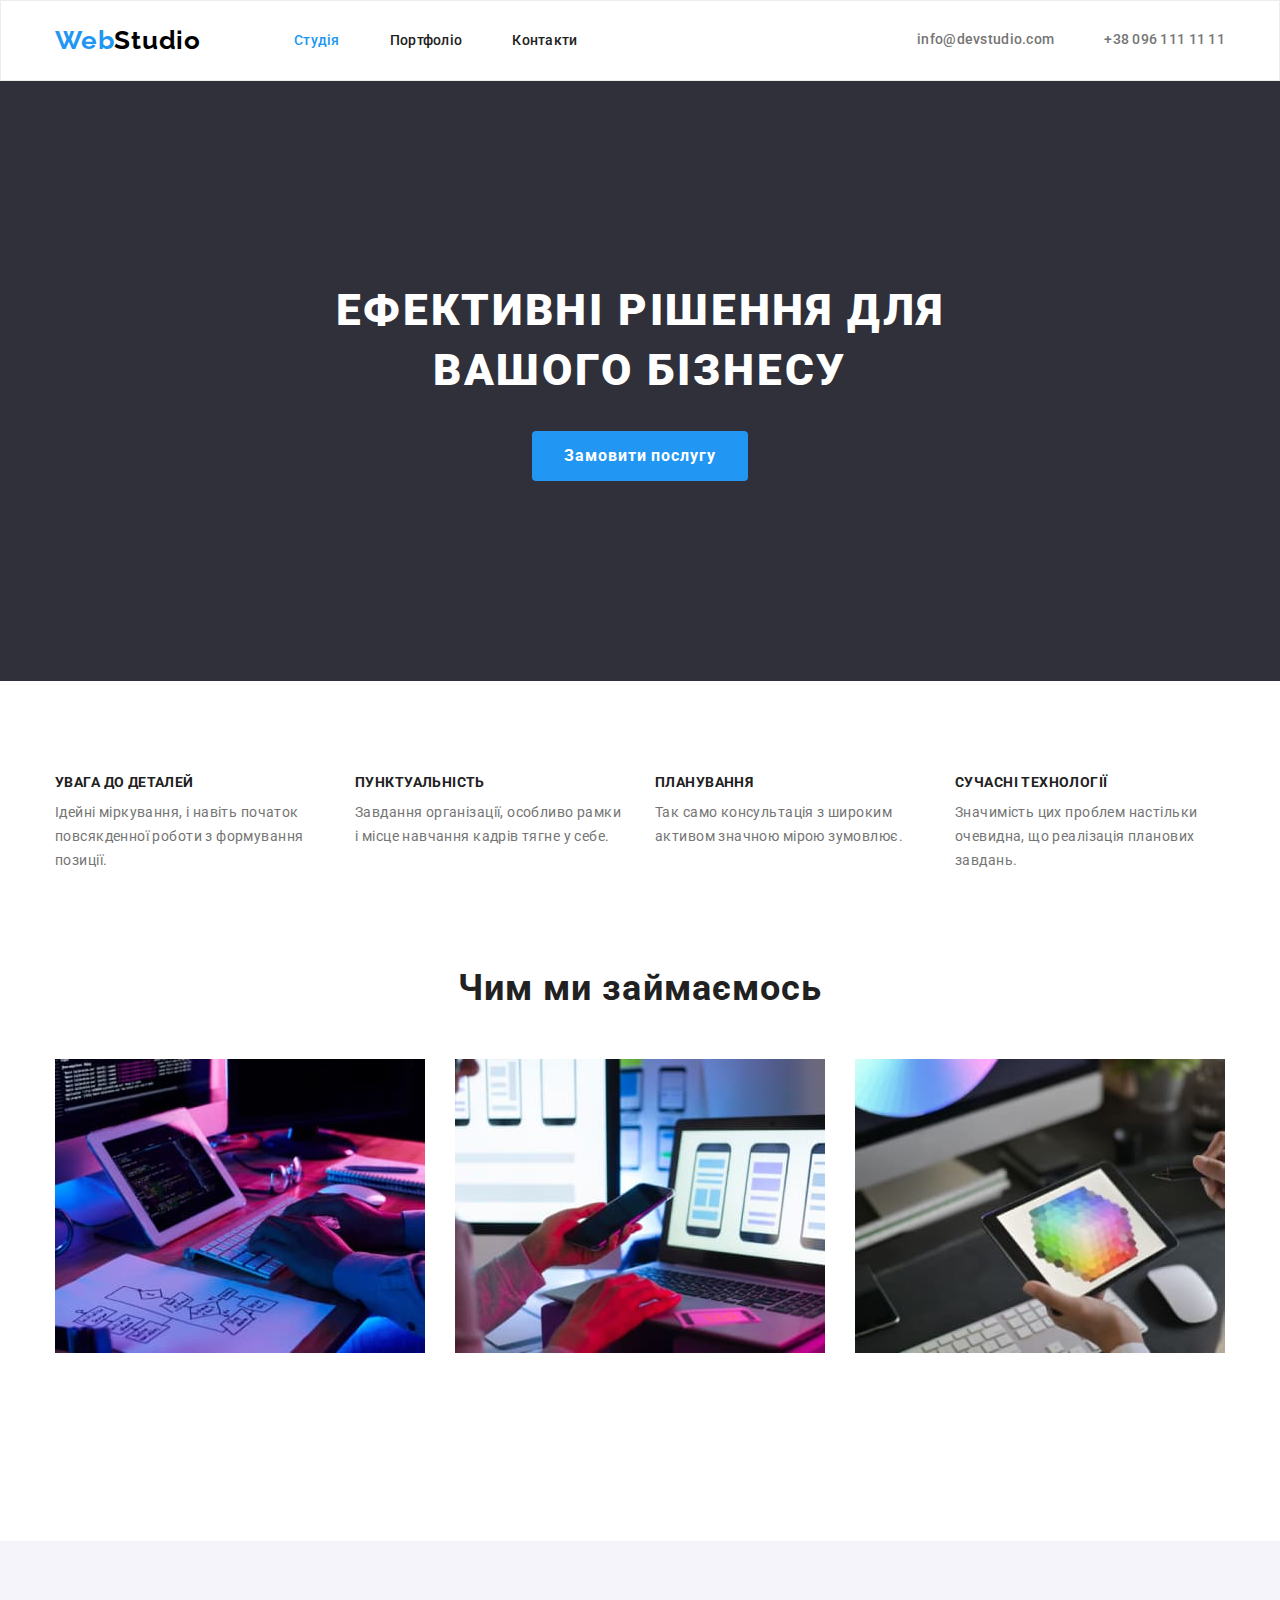
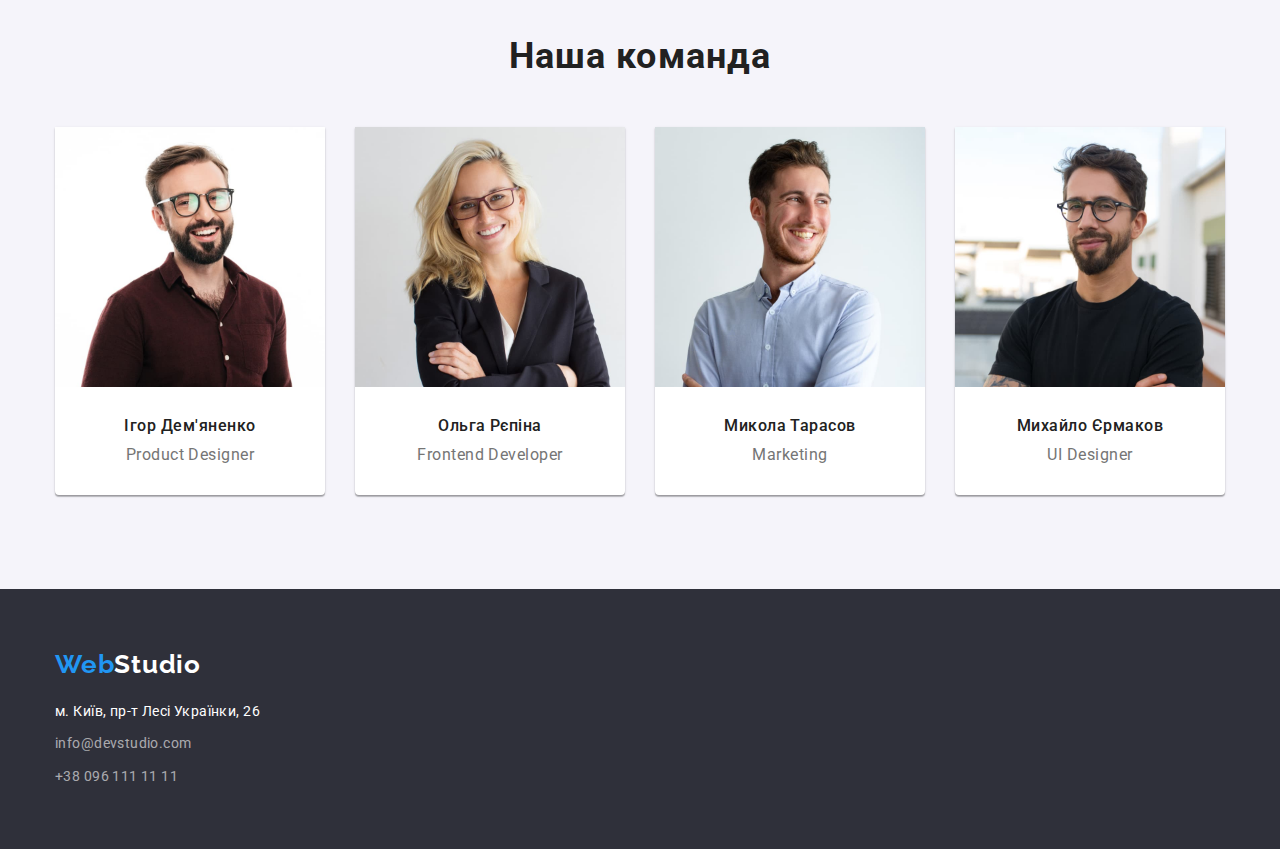
<file: index.html>
<!DOCTYPE html>
<html lang="uk">

<head>
  <meta charset="UTF-8" />
  <meta name="viewport" content="width=device-width, initial-scale=1.0" />
  <title>Webstudio</title>
  <link rel="preconnect" href="https://fonts.googleapis.com">
  <link rel="preconnect" href="https://fonts.gstatic.com" crossorigin>
  <link href="https://fonts.googleapis.com/css2?family=Raleway:wght@700&family=Roboto:wght@400;500;700;900&display=swap"
    rel="stylesheet">
  <link rel="stylesheet" href="https://cdn.jsdelivr.net/npm/modern-normalize@1.1.0/modern-normalize.css">
  <link rel="stylesheet" href="./styles/main.css" />
</head>

<body>
  <!-- це заголовок -->
  <header class="page-header">
    <div class="container header-container-flex main-heder">
      <a href="/index.html" class="link-logo link"><span>Web</span>Studio</a>
      <nav class="navigation">
        <ul class="navigation-list list">
          <li class="li-heder">
            <a href="./index.html" class="navigation-link link current">Студія</a>
          </li>
          <li class="li-heder">
            <a href="./portfolio.html" class="navigation-link link">Портфоліо</a>
          </li>
          <li class="li-heder"><a href="#contacts" class="navigation-link link">Контакти</a></li>
        </ul>
      </nav>
      <ul class="contact-us list">
        <li class="li-contact">
          <a href="mailto:info@devstudio.com" class="mail-to link">info@devstudio.com</a>
        </li>
        <li class="li-contact">
          <a href="tell+380961111111" class="tel-to link">+38 096 111 11 11</a>
        </li>
      </ul>
    </div>
  </header>

  <!-- перша секція із н1 і кнопкою  -->
  <main>
    <section class=" section hero">
      <div class="container">
        <h1 class="title-main">Ефективні рішення для вашого бізнесу</h1>
        <button class="button-main">Замовити послугу</button>
      </div>
    </section>

    <!-- секція особливості -->
    <section class="section">
      <div class="container">
        <h2 class="hidden">Наші Особливості</h2>
        <ul class="spesiality-flex list">
          <li class="specialty-list">
            <h3 class="specialty-secondary">Увага до деталей</h3>
            <p class="specialty-tyext">
              Ідейні міркування, і навіть початок повсякденної роботи з
              формування позиції.
            </p>
          </li>
          <li class="specialty-list">
            <h3 class="specialty-secondary">Пунктуальність</h3>
            <p class="specialty-tyext">
              Завдання організації, особливо рамки і місце навчання кадрів тягне
              у себе.
            </p>
          </li>
          <li class="specialty-list">
            <h3 class="specialty-secondary">Планування</h3>
            <p class="specialty-tyext">
              Так само консультація з широким активом значною мірою зумовлює.
            </p>
          </li>
          <li class="specialty-list">
            <h3 class="specialty-secondary">Сучасні технології</h3>
            <p class="specialty-tyext">
              Значимість цих проблем настільки очевидна, що реалізація планових
              завдань.
            </p>
          </li>
        </ul>
      </div>
    </section>
    <!-- портфоліо  -->
    <section class="section about">
      <div class="container">
        <h2 class="section-title what-we-do">Чим ми займаємось</h2>
        <ul class="list portfolio-flex">
          <li class="portfolio-li-flex">
            <img src="./images/we_do_1.jpg" alt="кодування" width="370" height="290" />
          </li>
          <li class="portfolio-li-flex">
            <img src="./images/we_do_2.jpg" alt="створення додатків" width="370" height="290" />
          </li>
          <li class="portfolio-li-flex">
            <img src="./images/we_do_3.jpg" alt="дизайн" width="370" height="290" />
          </li>
        </ul>
      </div>

    </section>

    <!-- наша команда -->
    <section class="section about-team ">
      <div class="container">
        <h2 class="section-team">Наша команда</h2>
        <ul class="list section-flex">
          <li class="our-team-cards">
            <img class="img-team" src="./images/img.jpg" alt="Ігор Дем'яненко" width="270" height="270" />
            <div class="name-position-team">
              <h3 class="team-name">Ігор Дем'яненко</h3>
              <p lang="en" class="team-position">Product Designer</p>
            </div>
          </li>
          <li class="our-team-cards">
            <img src="./images/img-2.jpg" alt="Ольга Рєпіна" width="270" height="260" />
            <div class="name-position-team">
              <h3 class="team-name">Ольга Рєпіна</h3>
              <p lang="en" class="team-position">Frontend Developer</p>
            </div>
          </li>
          <li class="our-team-cards">
            <img src="./images/img-3.jpg" alt="Микола Тарасов" width="270" height="260" />
            <div class="name-position-team">
              <h3 class="team-name">Микола Тарасов</h3>
              <p lang="en" class="team-position">Marketing</p>
            </div>
          </li>
          <li class="our-team-cards">
            <img src="./images/img-4.jpg" alt="Михайло Єрмаков" width="270" height="260" />
            <div class="name-position-team">
              <h3 class="team-name">Михайло Єрмаков</h3>
              <p lang="en" class="team-position">UI Designer</p>
            </div>
          </li>
        </ul>
      </div>
    </section>

    <!-- футер -->

    <footer class="footer">
      <div class="container">
        <a href="/index.html" class="logo-footer link"><span>Web</span>Studio
        </a>
        <address id="contacts">
          <div class="all-contacts-footer">
            <ul class="list">
              <li class="list-contact-footer">
                <a href="https://goo.gl/maps/HAS33CNMjg7aCFYM8" class="our-address link list">м. Київ, пр-т Лесі
                  Українки, 26</a>
              </li>
              <li class="list-contact-footer">
                <a href="mailto:info@devstudio.com" class="our-mail link">info@devstudio.com</a>
              </li>
              <li>
                <a href="tell+380961111111" class="our-tel link">+38 096 111 11 11</a>
              </li>
            </ul>
          </div>
        </address>
      </div>
    </footer>
  </main>
</body>

</html>
</file>
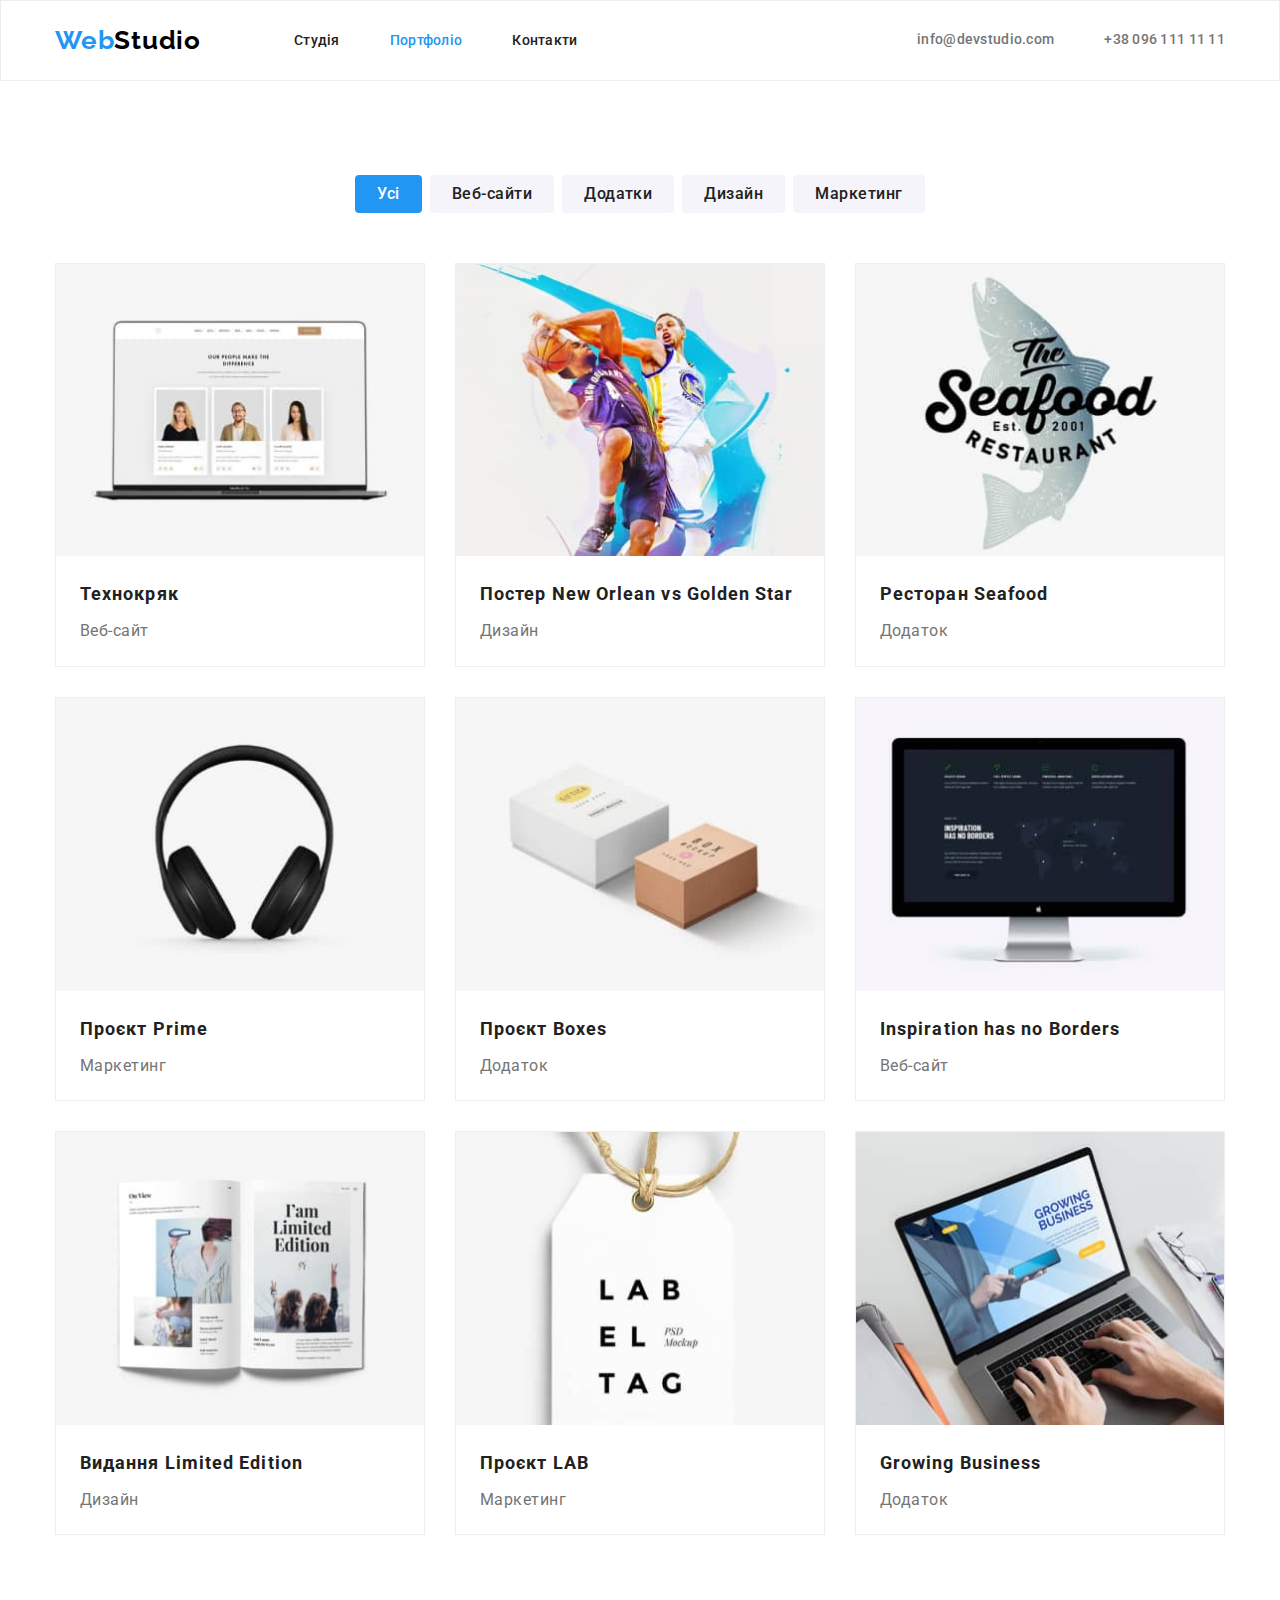
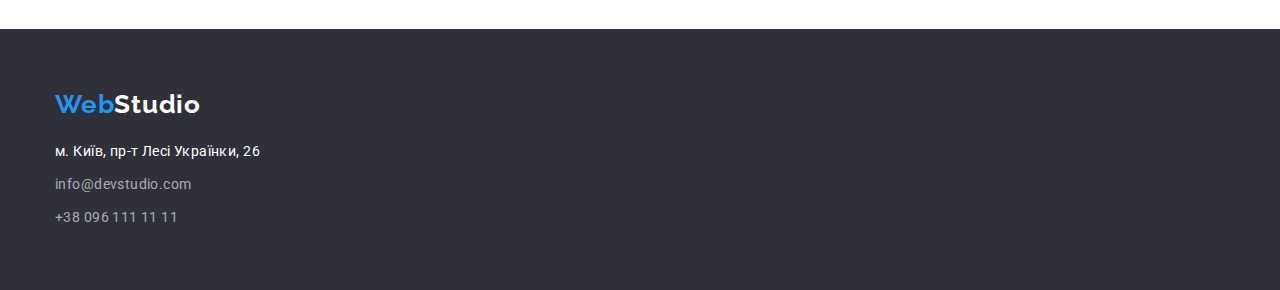
<file: portfolio.html>
<!<!DOCTYPE html>
  <html lang="uk">

  <head>
    <meta charset="UTF-8" />
    <meta name="viewport" content="width=device-width, initial-scale=1.0" />
    <title>Webstudio</title>
    <link rel="preconnect" href="https://fonts.googleapis.com" />
    <link rel="preconnect" href="https://fonts.gstatic.com" crossorigin />
    <link
      href="https://fonts.googleapis.com/css2?family=Raleway:wght@700&family=Roboto:wght@400;500;700;900&display=swap"
      rel="stylesheet" />
    <link rel="stylesheet" href="https://cdn.jsdelivr.net/npm/modern-normalize@1.1.0/modern-normalize.css" />
    <link rel="stylesheet" href="./styles/main.css" />
  </head>

  <body>
    <!-- це заголовок -->
    <header class="page-header">
      <div class="container header-container-flex main-heder">
        <a href="/index.html" class="link-logo link"><span>Web</span>Studio</a>
        <nav class="navigation">
          <ul class="navigation-list list">
            <li class="li-heder">
              <a href="./index.html" class="navigation-link link">Студія</a>
            </li>
            <li class="li-heder">
              <a href="./portfolio.html" class="navigation-link link current">Портфоліо</a>
            </li>
            <li class="li-heder"><a href="#contacts" class="navigation-link link">Контакти</a></li>
          </ul>
        </nav>
        <ul class="contact-us list">
          <li class="li-contact">
            <a href="mailto:info@devstudio.com" class="mail-to link">info@devstudio.com</a>
          </li>
          <li class="li-contact">
            <a href="tell+380961111111" class="tel-to link">+38 096 111 11 11</a>
          </li>
        </ul>
      </div>
    </header>

    <!-- це заголовок -->
    <main>
      <section class="section about-portfolio">
        <div class="container">
          <h1 class="hidden">Портфоліо</h1>
          <ul class="filter list filter-flex">
            <li class="li-filter">
              <button type="button" class="button-filter current">Усі</button>
            </li>
            <li>
              <button type="button" class="button-filter">Веб-сайти</button>
            </li>
            <li>
              <button type="button" class="button-filter">Додатки</button>
            </li>
            <li>
              <button type="button" class="button-filter">Дизайн</button>
            </li>
            <li>
              <button type="button" class="button-filter">Маркетинг</button>
            </li>
          </ul>
          <ul class="list portfolio-list-flex">
            <li class="portfolio-elements-current">
              <img src="./images.portfolio/img.jpg" alt="Технокряк" width="370" height="294" />
              <div class="title-text-portfolio">
                <h2 class="portfolio-elements">Технокряк</h2>
                <p class="portfolio-text">Веб-сайт</p>
              </div>
            </li>
            <li class="portfolio-elements-current">
              <img src="./images.portfolio/img-1.jpg" alt="Постер New Orlean vs Golden Star" width="370" height="294" />
              <div class="title-text-portfolio">
                <h2 class="portfolio-elements">
                  Постер New Orlean vs Golden Star
                </h2>
                <p class="portfolio-text">Дизайн</p>
              </div>
            </li>
            <li class="portfolio-elements-current">
              <img src="./images.portfolio/img-2.jpg" alt="Ресторан Seafood" width="370" height="294" />
              <div class="title-text-portfolio">
                <h2 class="portfolio-elements">Ресторан Seafood</h2>
                <p class="portfolio-text">Додаток</p>
              </div>
            </li>
            <li class="portfolio-elements-current">
              <img src="./images.portfolio/img-3.jpg" alt="Проєкт Prime" width="370" height="294" />
              <div class="title-text-portfolio">
                <h2 class="portfolio-elements">Проєкт Prime</h2>
                <p class="portfolio-text">Маркетинг</p>
              </div>
            </li>
            <li class="portfolio-elements-current">
              <img src="./images.portfolio/img-4.jpg" alt="Проєкт Boxes" width="370" height="294" />
              <div class="title-text-portfolio">
                <h2 class="portfolio-elements">Проєкт Boxes</h2>
                <p class="portfolio-text">Додаток</p>
              </div>
            </li>
            <li class="portfolio-elements-current">
              <img src="./images.portfolio/img-5.jpg" alt="Inspiration has no Borders" width="370" height="294" />
              <div class="title-text-portfolio">
                <h2 class="portfolio-elements">Inspiration has no Borders</h2>
                <p class="portfolio-text">Веб-сайт</p>
              </div>
            </li>
            <li class="portfolio-elements-current">
              <img src="./images.portfolio/img-6.jpg" alt="Видання Limited Edition" width="370" height="294" />
              <div class="title-text-portfolio">
                <h2 class="portfolio-elements">Видання Limited Edition</h2>
                <p class="portfolio-text">Дизайн</p>
              </div>
            </li>
            <li class="portfolio-elements-current">
              <img src="./images.portfolio/img-7.jpg" alt="Проєкт LAB" width="370" height="294" />
              <div class="title-text-portfolio">
                <h2 class="portfolio-elements">Проєкт LAB</h2>
                <p class="portfolio-text">Маркетинг</p>
              </div>
            </li>
            <li class="portfolio-elements-current">
              <img src="./images.portfolio/img-8.jpg" alt="Growing Business" width="370" height="294" />
              <div class="title-text-portfolio">
                <h2 class="portfolio-elements">Growing Business</h2>
                <p class="portfolio-text">Додаток</p>
              </div>
            </li>
          </ul>
        </div>
      </section>
    </main>

    <!-- футер -->
    <footer class="footer">
      <div class="container">
        <a href="/index.html" class="logo-footer link"><span>Web</span>Studio
        </a>
        <address id="contacts">
          <div class="all-contacts-footer">
            <ul class="list">
              <li class="list-contact-footer">
                <a href="https://goo.gl/maps/HAS33CNMjg7aCFYM8" class="our-address link list">м. Київ, пр-т Лесі
                  Українки, 26</a>
              </li>
              <li class="list-contact-footer">
                <a href="mailto:info@devstudio.com" class="our-mail link">info@devstudio.com</a>
              </li>
              <li>
                <a href="tell+380961111111" class="our-tel link">+38 096 111 11 11</a>
              </li>
            </ul>
          </div>
        </address>
      </div>
    </footer>
  </body>

  </html>
</file>
<file: styles/main.css>
.link {
  text-decoration: none;
}

.list {
  list-style: none;
}

img {
  display: block;
  max-width: 100%;
  height: auto;
}

button {
  cursor: pointer;
}

h1,
h2,
h3,
h4,
p {
  margin-top: 0;
  margin-bottom: 0;
}

ul,
ol {
  margin-top: 0;
  margin-bottom: 0;
  padding-left: 0;
}

.container {
  width: 1200px;
  margin-left: auto;
  margin-right: auto;
  padding-left: 15px;
  padding-right: 15px;
}

.section {
  padding-top: 94px;
  padding-bottom: 94px;
}

/* 'Roboto', sans-serif; */
/* колір акценту 
#2196F3

головний колір тексту #212121
другорядний колір тексту #757575

*/

:root {
  --primary-font: "Open Sans", sans-serif;
  --secondary-font: "Roboto", sans-serif;
  --primary-color: #212121;
  --secondary-color: #757575;
  --text-color-white: #ffffff;
  --accent-color: #2196f3;
}

body {
  font-family: "Roboto", sans-serif;
  color: var(--primary-color);
}

/* ***** СТИЛІЗАЦІЯ ХЕДЕРА  */

.header-container-flex {
  display: flex;
  align-items: center;
}

.navigation-list {
  display: flex;
}

.contact-us {
  display: flex;
}

.page-header {
  background-color: var(--text-color-white);
  border: 1px solid #ECECEC;
  padding: 24px 0px;
}

/* .main-heder{
  padding-top: 32px;
  padding-bottom: 32px;
  border: 1px solid #ECECEC; */

.link-logo {
  font-family: "Raleway";
  color: #000000;
  font-weight: 700;
  font-size: 26px;
  line-height: 1.19;
  letter-spacing: 0.03em;
  margin-right: 93px;
}

.li-heder:not(:last-child),
.li-contact:not(:last-child) {
  margin-right: 50px;
}

.link-logo>span {
  color: var(--accent-color);
}

.link-logo:focus {
  color: var(--accent-color);
}



.navigation-link {
  color: var(--primary-color);
  font-weight: 500;
  font-size: 14px;
  line-height: 1.14;
  letter-spacing: 0.02em;
}

.navigation-link:hover,
.navigation-link:focus {
  color: var(--accent-color);
}

.navigation-link.current {
  color: var(--accent-color);
}

.contact-us {
  font-weight: 500;
  font-size: 14px;
  line-height: 1.14;
  letter-spacing: 0.02em;
  margin-left: auto;

}

.mail-to,
.tel-to {
  color: var(--secondary-color);
}

.mail-to:hover,
.tel-to:hover {
  color: var(--accent-color);
}

.tel-to:focus,
.mail-focus:focus {
  color: var(--accent-color);
}

/* ***** ЗАГОЛОВОК ТА КНОПКА ******/

.hero {
  background-color: #2f303a;
  padding-top: 200px;
  padding-bottom: 200px;
}

.title-main {
  width: 696px;
  height: 120px;
  font-weight: 900;
  font-size: 44px;
  line-height: 1.36;
  text-align: center;
  letter-spacing: 0.06em;
  text-transform: uppercase;
  color: var(--text-color-white);
  margin-left: auto;
  margin-right: auto;
  margin-bottom: 30px;
}

.button-main {
  display: block;
  background-color: var(--accent-color);
  font-weight: 700;
  font-size: 16px;
  line-height: 1.88;
  letter-spacing: 0.06em;
  color: var(--text-color-white);
  border-radius: 4px;
  border: none;
  padding: 10px 32px;
  margin-left: auto;
  margin-right: auto;
}

.button-main:hover,
.button-main:focus {
  background-color: #188ce8;
}

/* СТИЛІЗАЦІЯ НАШІ ОСОБЛИВОСТІ */

.spesiality-flex {
  display: flex;
  gap: 30px;
  flex-wrap: nowrap;
}

.specialty-list {
  flex-basis: calc((100% - 90px) / 4);
}

.section-title {
  font-weight: 700;
  font-size: 36px;
  line-height: 1.17;
  text-align: center;
  letter-spacing: 0.03em;
  color: var(--primary-color);
}

.hidden {
  width: 1px;
  height: 1px;
  border: 0;
  padding: 0;
  clip: rect(0 0 0 0);
  clip-path: inset(50%);
  margin: -1px;
  position: absolute;
  overflow: hidden;
}

.specialty-secondary {
  font-weight: 700;
  font-size: 14px;
  line-height: 1.14;
  letter-spacing: 0.03em;
  text-transform: uppercase;
  color: var(--primary-color);
  margin-bottom: 10px;
}

.specialty-tyext {
  font-weight: 400;
  font-size: 14px;
  line-height: 1.71;
  letter-spacing: 0.03em;
  color: var(--secondary-color);
}

/* **** портфоліо головна сторінка**** */

.portfolio-flex {
  display: flex;
  flex-wrap: wrap;
  gap: 30px;
  margin-bottom: 94px;
}

.portfolio-li-flex {
  flex-basis: calc((100% - 60px) / 3);
}

.about {
  padding-top: 0;
}

.what-we-do {
  margin-bottom: 50px;
}

/* ******* НАША КОМАНДА ******* */
.about-team {
  background: #f5f4fa;
}

.section-flex {
  display: flex;
  flex-wrap: wrap;
  gap: 30px;
  flex-basis: calc((100% - 90) / 4);
}

.section-team {
  font-weight: 700;
  font-size: 36px;
  line-height: 1.17;
  text-align: center;
  letter-spacing: 0.03em;
  color: var(--primary-color);
  margin-bottom: 50px;
}

.our-team-cards {
  background: #FFFFFF;
  box-shadow: 0px 1px 3px rgba(0, 0, 0, 0.12), 0px 1px 1px rgba(0, 0, 0, 0.14), 0px 2px 1px rgba(0, 0, 0, 0.2);
  border-radius: 0px 0px 4px 4px;
}

.name-position-team {
  padding: 30px 50px;
}

.team-name {
  font-weight: 500;
  font-size: 16px;
  line-height: 1.18;
  text-align: center;
  letter-spacing: 0.03em;
  color: var(--primary-color);
  margin-bottom: 10px;
}

.team-position {
  font-weight: 400;
  font-size: 16px;
  line-height: 1.18;
  text-align: center;
  letter-spacing: 0.03em;
  color: var(--secondary-color);
}

/* ***** ФУТЕР ***** */

.footer {
  background: #2f303a;
  padding-top: 60px;
  padding-bottom: 60px;
}

.footer-general {
  padding-top: 60px;
  padding-bottom: 60px;
}

.logo-footer {
  font-family: "Raleway";
  font-weight: 700;
  font-size: 26px;
  line-height: 1.19;
  letter-spacing: 0.03em;
  color: var(--text-color-white);
  display: inline-block;
  margin-bottom: 20px;
}

.logo-footer>span {
  color: var(--accent-color);
}

.liogo-footer:focus {
  color: var(--accent-color);
}

.our-address {
  display: inline-block;
  font-style: normal;
  font-weight: 400;
  font-size: 14px;
  line-height: 1.7;
  letter-spacing: 0.03em;
  color: var(--text-color-white);

}

.list-contact-footer {
  margin-bottom: 9px;
}

.our-address:focus {
  color: var(--accent-color);
}

.our-mail:hover,
.our-mail:focus {
  color: var(--accent-color);
}

.our-tel:hover,
.our-tel:focus {
  color: var(--accent-color);
}


.our-mail,
.our-tel {
  display: inline-block;
  font-style: normal;
  font-weight: 400;
  font-size: 14px;
  line-height: 1.7;
  letter-spacing: 0.03em;
  color: rgba(255, 255, 255, 0.6);
}

/* ***** СТИЛІЗАЦІЯ ПОРТФОЛІО ***** */
.about-portfolio {
  background-color: var(--text-color-white);
}

.filter {
  margin-bottom: 50px;
}

.filter-flex {
  display: flex;
  gap: 8px;
  text-wrap: wrap;
  justify-content: center;
}

.button-filter:hover,
.button-filter:focus {
  background-color: var(--accent-color);
  color: var(--text-color-white);
}

.button-filter {
  font-family: "Roboto";
  font-style: normal;
  font-weight: 500;
  font-size: 16px;
  line-height: 1.63;
  text-align: center;
  letter-spacing: 0.03em;
  color: var(--primary-color);
  background: #f5f4fa;
  border-radius: 4px;
  padding: 6px 22px;
  border: none;
}

/*  =======================*/

.portfolio-list-flex {
  display: flex;
  gap: 30px;
  flex-wrap: wrap;
}

.portfolio-elements-current {
  width: 370px;
  flex-basis: calc((100% - 60) / 3);
  border: 1px solid #EEEEEE;
}

.portfolio-elements {
  font-weight: 700;
  font-size: 18px;
  line-height: 2;
  letter-spacing: 0.06em;
  color: var(--primary-color);
  padding-bottom: 4px;
}

.portfolio-text {
  font-weight: 400;
  font-size: 16px;
  line-height: 1.86;
  letter-spacing: 0.03em;
  color: var(--secondary-color);
}

.title-text-portfolio {
  padding: 20px 24px;
}

.filter .button-filter.current {
  background-color: var(--accent-color);
  color: var(--text-color-white);
}
</file>
